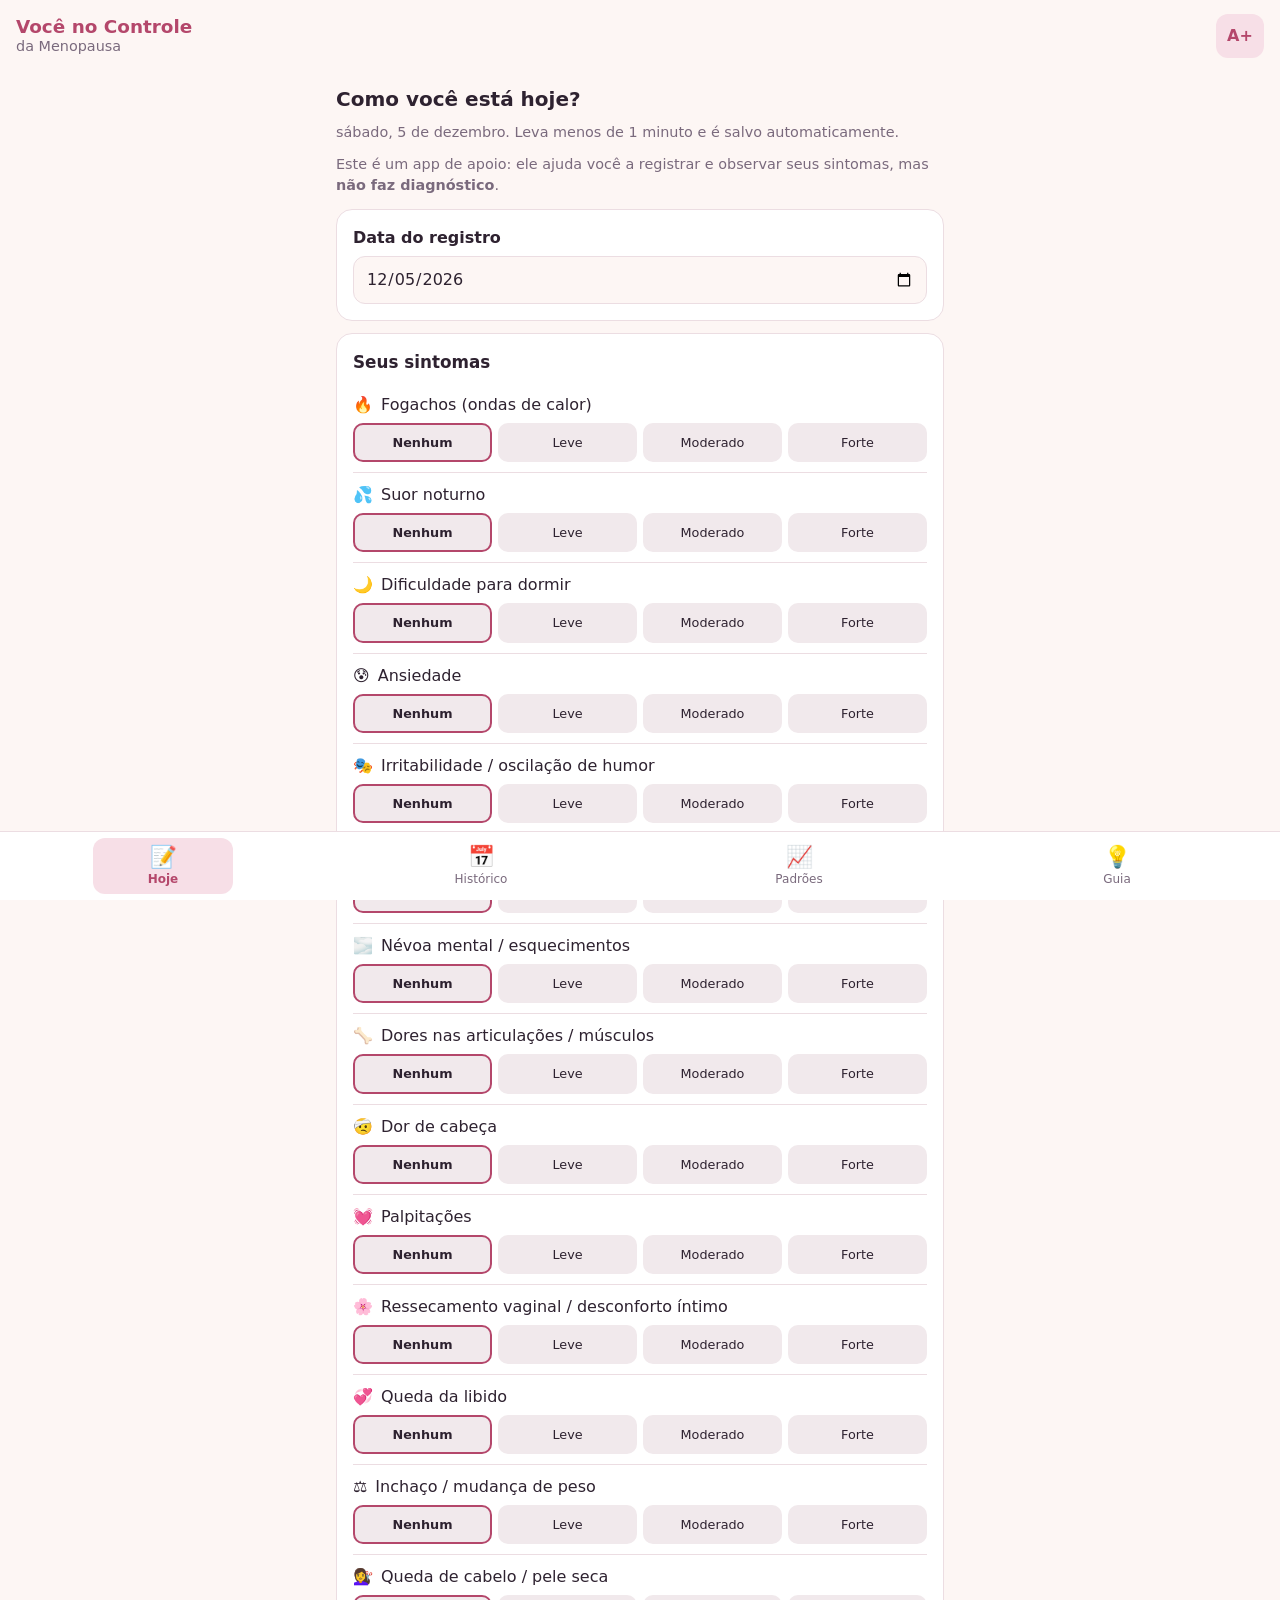
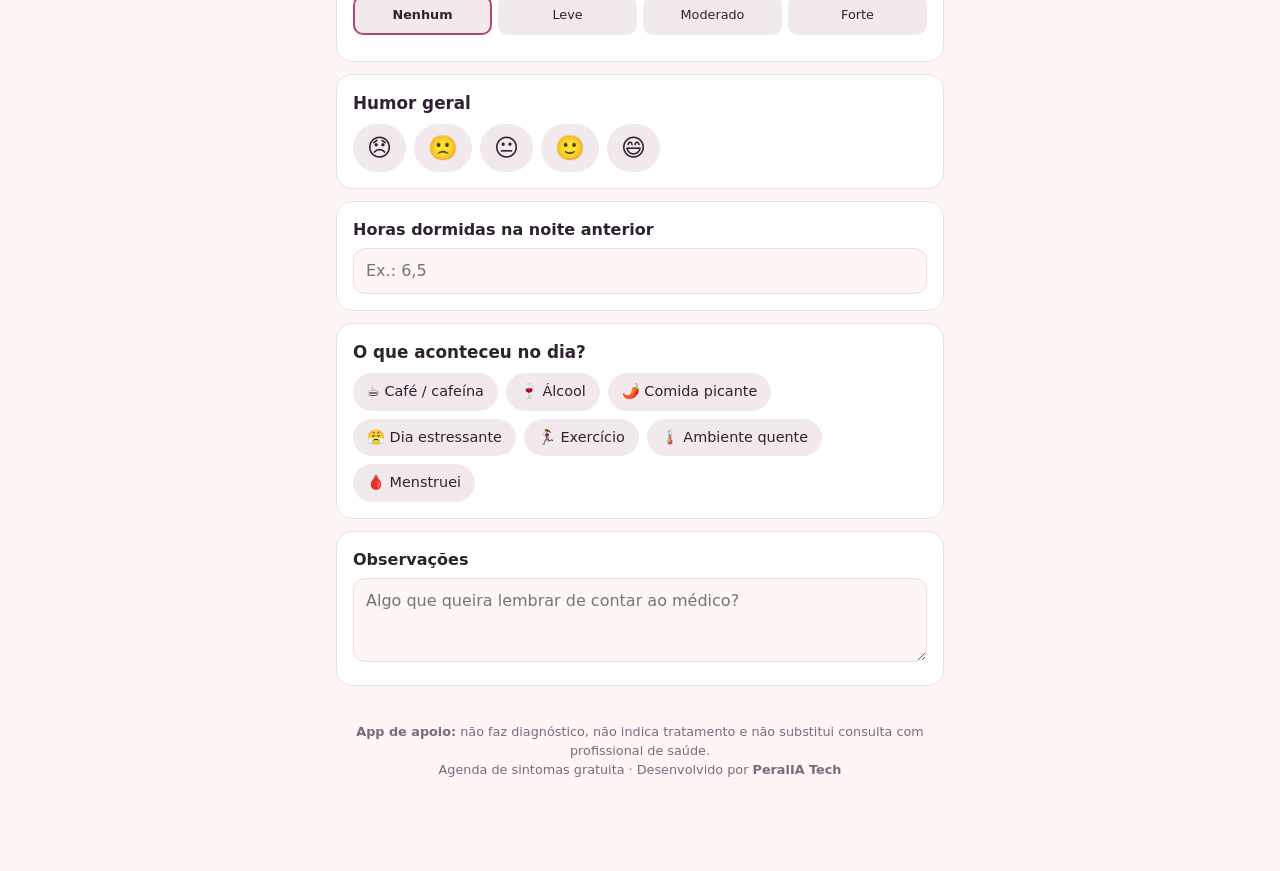
<file: index.html>
<!doctype html>
<html lang="pt-BR">
<head>
  <meta charset="utf-8">
  <meta name="viewport" content="width=device-width, initial-scale=1, viewport-fit=cover">
  <meta name="theme-color" content="#b4476b">
  <meta name="description" content="Agenda de sintomas gratuita para acompanhar a menopausa: registre, identifique padrões e receba orientações. Desenvolvido por PeralIA Tech.">
  <title>Você no Controle da Menopausa</title>
  <link rel="manifest" href="manifest.webmanifest">
  <link rel="icon" href="icon.svg" type="image/svg+xml">
  <link rel="apple-touch-icon" href="icon.svg">
  <link rel="stylesheet" href="styles.css">
</head>
<body>
  <header class="topbar">
    <h1>Você no Controle <span>da Menopausa</span></h1>
    <button id="text-size" class="size-btn" type="button" aria-label="Alterar tamanho do texto">A+</button>
  </header>

  <main id="view" tabindex="-1"></main>

  <footer class="credit">
    <b>App de apoio:</b> não faz diagnóstico, não indica tratamento e não substitui consulta com profissional de saúde.<br>
    Agenda de sintomas gratuita · Desenvolvido por <b>PeralIA Tech</b>
  </footer>

  <nav class="tabbar" aria-label="Navegação principal">
    <button data-tab="hoje" aria-label="Registro do dia"><i>📝</i>Hoje</button>
    <button data-tab="historico" aria-label="Histórico"><i>📅</i>Histórico</button>
    <button data-tab="padroes" aria-label="Padrões"><i>📈</i>Padrões</button>
    <button data-tab="guia" aria-label="Guia de orientações"><i>💡</i>Guia</button>
  </nav>

  <div id="toast" role="status" aria-live="polite"></div>
  <script src="app.js"></script>
</body>
</html>
</file>
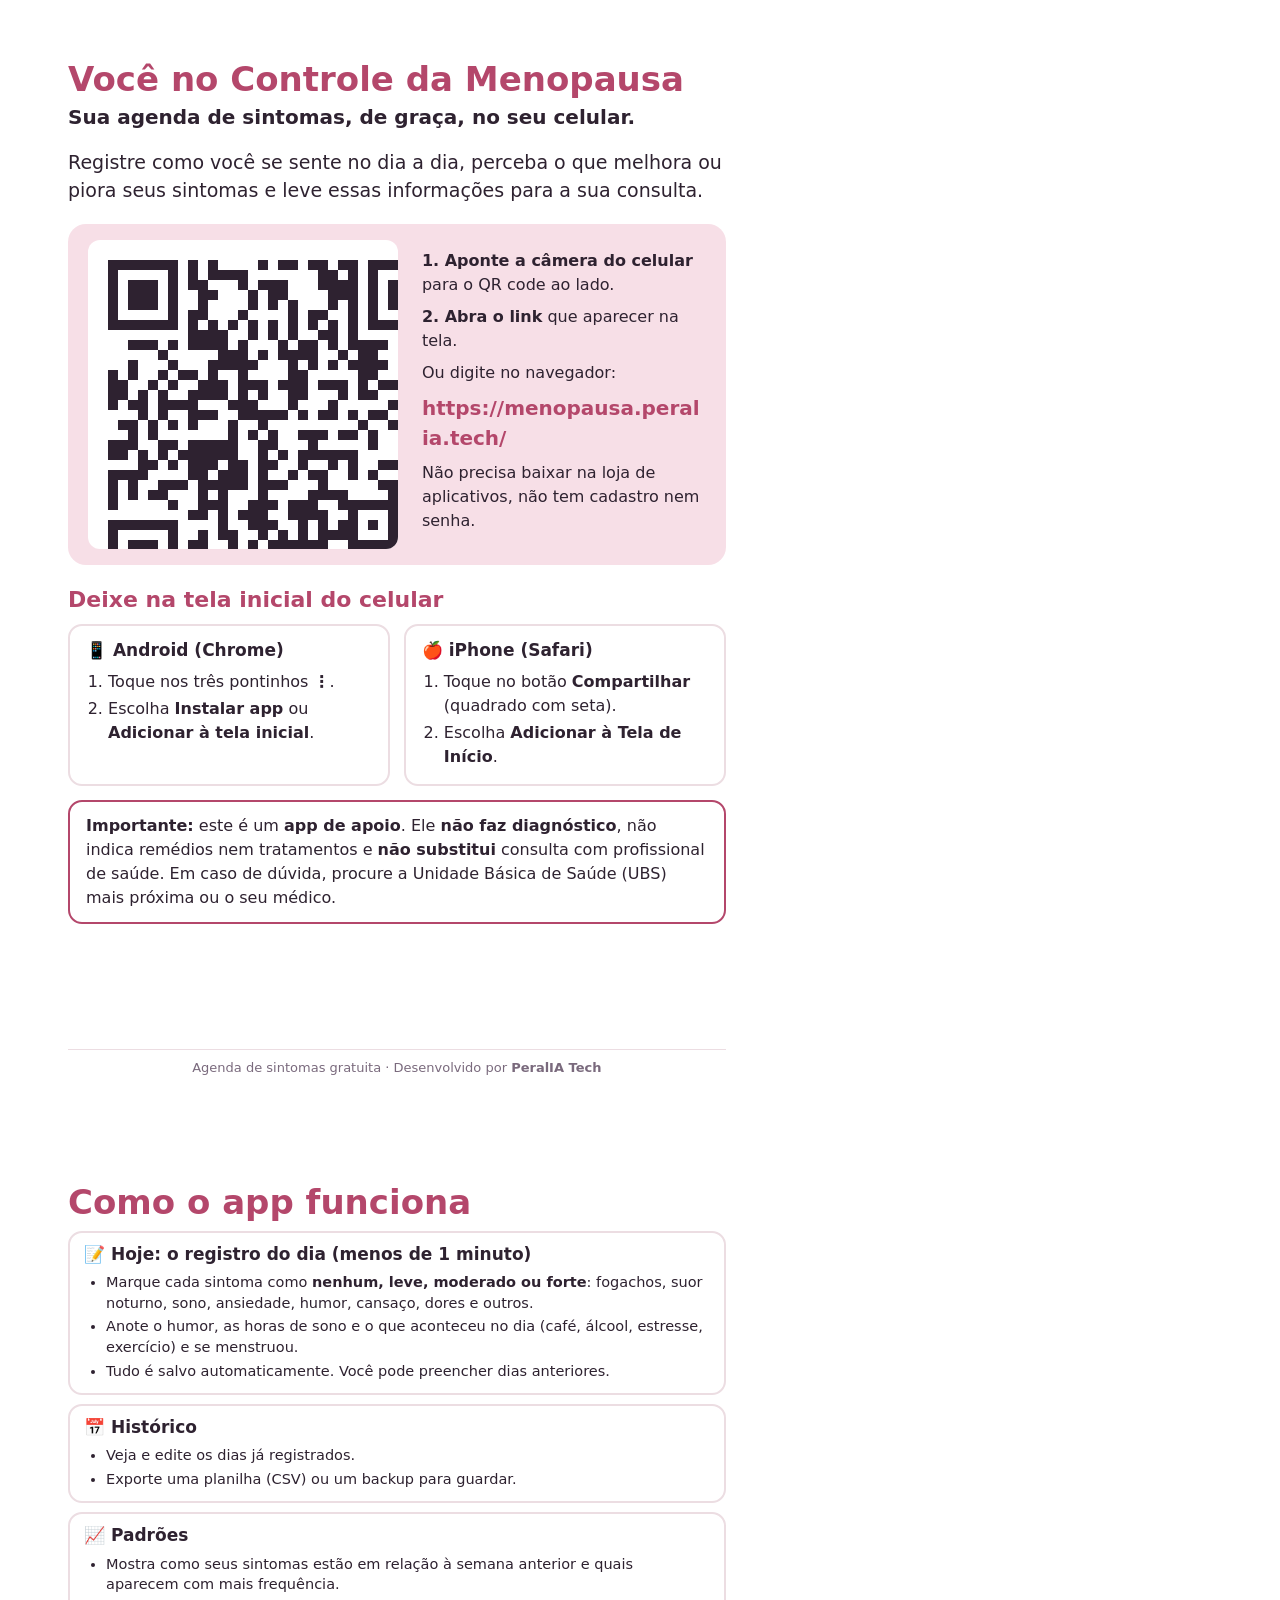
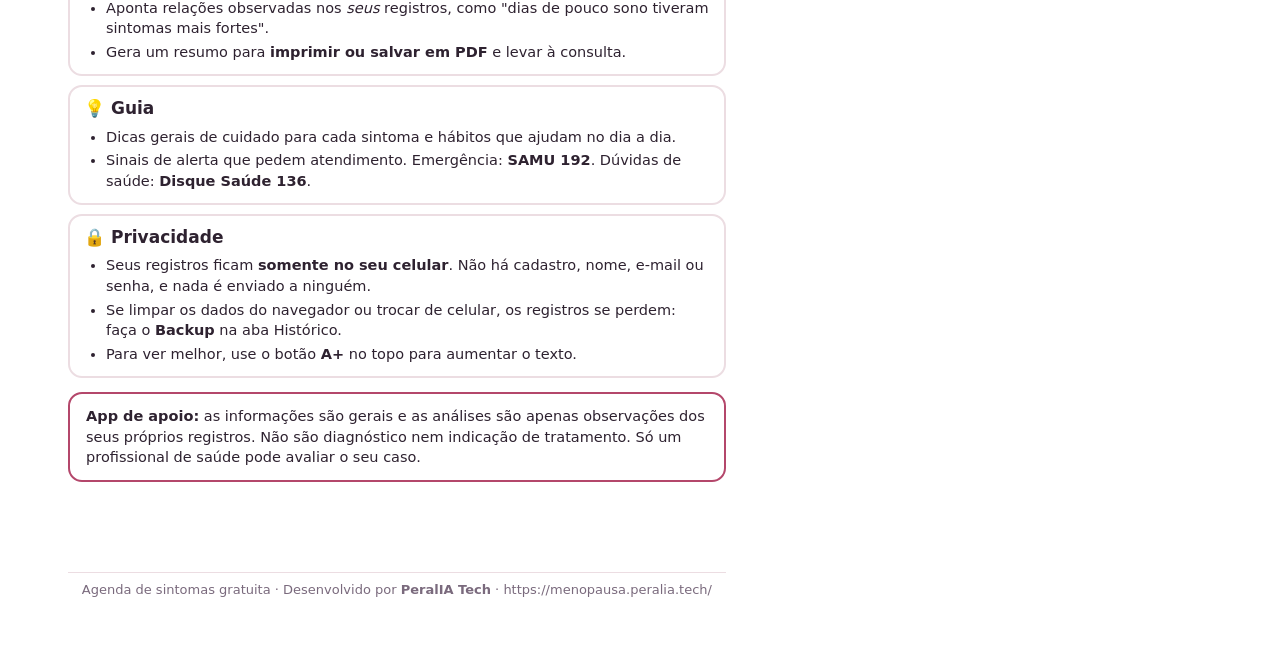
<file: divulgacao/divulgacao.html>
<!doctype html>
<html lang="pt-BR"><head><meta charset="utf-8">
<title>Você no Controle da Menopausa – Divulgação</title>
<style>
  @page { size: A4; margin: 0; }
  * { box-sizing: border-box; }
  body { margin: 0; font: 16px/1.5 system-ui, "Segoe UI", Roboto, Arial, sans-serif; color: #2e2230; }
  .page { width: 210mm; height: 297mm; padding: 16mm 18mm; page-break-after: always; position: relative; overflow: hidden; }
  .page:last-child { page-break-after: auto; }
  .brand { color: #b4476b; }
  h1 { font-size: 34px; line-height: 1.15; margin: 0 0 6px; color: #b4476b; }
  h1 small { display: block; font-size: 20px; color: #2e2230; font-weight: 600; margin-top: 6px; }
  h2 { font-size: 22px; color: #b4476b; margin: 18px 0 8px; }
  .band { background: #f7dfe7; border-radius: 18px; padding: 16px 20px; margin: 16px 0; }
  .qr { display: flex; align-items: center; gap: 24px; }
  .qr svg { width: 82mm; height: 82mm; flex: none; background: #fff; border-radius: 12px; }
  .qr p { margin: 0 0 8px; }
  .url { font-weight: 700; font-size: 20px; word-break: break-all; color: #b4476b; }
  .steps { display: grid; grid-template-columns: 1fr 1fr; gap: 14px; }
  .box { border: 2px solid #ecdde2; border-radius: 14px; padding: 12px 16px; }
  .box h3 { margin: 0 0 6px; font-size: 17px; }
  ol, ul { margin: 4px 0 0; padding-left: 22px; }
  li { margin-bottom: 3px; }
  .notice { border: 2px solid #b4476b; border-radius: 14px; padding: 12px 16px; margin-top: 14px; }
  .foot { position: absolute; left: 18mm; right: 18mm; bottom: 12mm; text-align: center; font-size: 13px; color: #7a6a7d; border-top: 1px solid #ecdde2; padding-top: 8px; }
  .big { font-size: 19px; }
  .p2 { font-size: 14.5px; line-height: 1.42; }
  .tight { margin-top: 9px; padding: 9px 14px; }
  .p2 h1 { margin-bottom: 4px; }
</style></head><body>

<section class="page">
  <h1>Você no Controle da Menopausa<small>Sua agenda de sintomas, de graça, no seu celular.</small></h1>
  <p class="big">Registre como você se sente no dia a dia, perceba o que melhora ou piora seus sintomas e leve essas informações para a sua consulta.</p>

  <div class="band qr">
    <svg xmlns="http://www.w3.org/2000/svg" width="370" height="370" class="segno"><path transform="scale(10)" class="qrline" stroke="#2e2230" d="M2 2.5h7m1 0h1m1 0h1m4 0h1m1 0h2m1 0h2m1 0h2m1 0h7m-33 1h1m5 0h1m1 0h1m1 0h4m7 0h2m1 0h1m1 0h1m5 0h1m-33 1h1m1 0h3m1 0h1m1 0h2m3 0h1m1 0h3m3 0h4m1 0h1m1 0h3m1 0h1m-33 1h1m1 0h3m1 0h1m2 0h2m3 0h1m1 0h2m4 0h3m1 0h1m1 0h3m1 0h1m-33 1h1m1 0h3m1 0h1m2 0h1m4 0h1m1 0h1m1 0h1m3 0h1m1 0h1m1 0h1m1 0h3m1 0h1m-33 1h1m5 0h1m1 0h2m3 0h1m4 0h1m1 0h2m2 0h1m1 0h1m5 0h1m-33 1h7m1 0h1m1 0h1m1 0h1m1 0h1m1 0h1m1 0h1m1 0h1m1 0h1m1 0h1m1 0h7m-25 1h4m2 0h1m1 0h1m1 0h1m2 0h2m1 0h1m-23 1h3m1 0h1m1 0h4m1 0h1m3 0h1m1 0h2m1 0h1m1 0h4m2 0h3m-28 1h1m5 0h3m1 0h1m1 0h4m2 0h1m1 0h2m2 0h1m2 0h1m-31 1h1m3 0h1m3 0h5m3 0h1m1 0h1m1 0h1m1 0h4m3 0h1m-32 1h1m1 0h1m2 0h1m1 0h2m1 0h1m2 0h1m4 0h2m5 0h2m2 0h3m-32 1h2m2 0h1m1 0h1m2 0h3m1 0h3m1 0h3m1 0h3m1 0h1m1 0h3m1 0h2m-33 1h2m1 0h1m1 0h1m2 0h4m1 0h1m1 0h1m2 0h2m3 0h1m1 0h2m2 0h2m1 0h1m-33 1h1m1 0h2m1 0h4m3 0h3m3 0h1m3 0h1m5 0h1m1 0h2m-29 1h1m1 0h1m2 0h3m2 0h5m1 0h1m1 0h2m1 0h1m1 0h2m1 0h4m-32 1h2m1 0h1m1 0h1m1 0h1m3 0h1m2 0h1m9 0h1m2 0h1m2 0h2m-31 1h1m1 0h1m7 0h1m1 0h1m1 0h1m2 0h3m1 0h2m1 0h1m4 0h2m-33 1h3m2 0h2m1 0h5m2 0h2m3 0h1m5 0h1m3 0h2m-32 1h2m1 0h1m1 0h1m1 0h6m2 0h1m1 0h1m1 0h6m4 0h2m1 0h1m-30 1h2m1 0h1m1 0h3m1 0h2m1 0h2m2 0h1m2 0h1m1 0h1m2 0h3m1 0h2m-33 1h4m4 0h2m1 0h3m1 0h1m2 0h1m1 0h2m2 0h1m1 0h1m2 0h2m1 0h1m-33 1h1m1 0h1m2 0h3m1 0h5m1 0h3m3 0h1m5 0h4m-31 1h1m1 0h1m1 0h2m3 0h1m1 0h1m3 0h1m4 0h4m4 0h4m-32 1h1m5 0h1m2 0h3m2 0h3m1 0h3m2 0h6m-21 1h2m1 0h1m1 0h3m2 0h4m2 0h1m3 0h1m1 0h1m1 0h1m-33 1h7m4 0h1m2 0h3m2 0h1m1 0h1m1 0h2m1 0h1m1 0h1m1 0h2m-32 1h1m5 0h1m2 0h1m1 0h2m2 0h1m1 0h1m1 0h1m1 0h4m3 0h5m-33 1h1m1 0h3m1 0h1m1 0h2m2 0h1m1 0h1m1 0h6m2 0h5m2 0h2m-33 1h1m1 0h3m1 0h1m1 0h1m1 0h1m2 0h1m8 0h4m2 0h4m-32 1h1m1 0h3m1 0h1m1 0h1m1 0h1m1 0h1m1 0h2m1 0h2m2 0h1m2 0h3m2 0h2m-31 1h1m5 0h1m2 0h1m2 0h3m2 0h2m1 0h1m1 0h1m4 0h1m1 0h2m-31 1h7m3 0h3m1 0h2m1 0h1m1 0h2m2 0h2m6 0h1"/></svg>

    <div>
      <p><b>1. Aponte a câmera do celular</b> para o QR code ao lado.</p>
      <p><b>2. Abra o link</b> que aparecer na tela.</p>
      <p>Ou digite no navegador:</p>
      <p class="url">https://menopausa.peralia.tech/</p>
      <p>Não precisa baixar na loja de aplicativos, não tem cadastro nem senha.</p>
    </div>
  </div>

  <h2>Deixe na tela inicial do celular</h2>
  <div class="steps">
    <div class="box"><h3>📱 Android (Chrome)</h3>
      <ol><li>Toque nos três pontinhos <b>⋮</b>.</li><li>Escolha <b>Instalar app</b> ou <b>Adicionar à tela inicial</b>.</li></ol></div>
    <div class="box"><h3>🍎 iPhone (Safari)</h3>
      <ol><li>Toque no botão <b>Compartilhar</b> (quadrado com seta).</li><li>Escolha <b>Adicionar à Tela de Início</b>.</li></ol></div>
  </div>

  <div class="notice">
    <b>Importante:</b> este é um <b>app de apoio</b>. Ele <b>não faz diagnóstico</b>, não indica remédios nem tratamentos e <b>não substitui</b> consulta com profissional de saúde. Em caso de dúvida, procure a Unidade Básica de Saúde (UBS) mais próxima ou o seu médico.
  </div>

  <div class="foot">Agenda de sintomas gratuita · Desenvolvido por <b>PeralIA Tech</b></div>
</section>

<section class="page p2">
  <h1>Como o app funciona</h1>

  <div class="box tight"><h3>📝 Hoje: o registro do dia (menos de 1 minuto)</h3>
    <ul>
      <li>Marque cada sintoma como <b>nenhum, leve, moderado ou forte</b>: fogachos, suor noturno, sono, ansiedade, humor, cansaço, dores e outros.</li>
      <li>Anote o humor, as horas de sono e o que aconteceu no dia (café, álcool, estresse, exercício) e se menstruou.</li>
      <li>Tudo é salvo automaticamente. Você pode preencher dias anteriores.</li></ul></div>

  <div class="box tight"><h3>📅 Histórico</h3>
    <ul><li>Veja e edite os dias já registrados.</li>
        <li>Exporte uma planilha (CSV) ou um backup para guardar.</li></ul></div>

  <div class="box tight"><h3>📈 Padrões</h3>
    <ul><li>Mostra como seus sintomas estão em relação à semana anterior e quais aparecem com mais frequência.</li>
        <li>Aponta relações observadas nos <i>seus</i> registros, como "dias de pouco sono tiveram sintomas mais fortes".</li>
        <li>Gera um resumo para <b>imprimir ou salvar em PDF</b> e levar à consulta.</li></ul></div>

  <div class="box tight"><h3>💡 Guia</h3>
    <ul><li>Dicas gerais de cuidado para cada sintoma e hábitos que ajudam no dia a dia.</li>
        <li>Sinais de alerta que pedem atendimento. Emergência: <b>SAMU 192</b>. Dúvidas de saúde: <b>Disque Saúde 136</b>.</li></ul></div>

  <div class="box tight"><h3>🔒 Privacidade</h3>
    <ul><li>Seus registros ficam <b>somente no seu celular</b>. Não há cadastro, nome, e-mail ou senha, e nada é enviado a ninguém.</li>
        <li>Se limpar os dados do navegador ou trocar de celular, os registros se perdem: faça o <b>Backup</b> na aba Histórico.</li>
        <li>Para ver melhor, use o botão <b>A+</b> no topo para aumentar o texto.</li></ul></div>

  <div class="notice">
    <b>App de apoio:</b> as informações são gerais e as análises são apenas observações dos seus próprios registros. Não são diagnóstico nem indicação de tratamento. Só um profissional de saúde pode avaliar o seu caso.
  </div>

  <div class="foot">Agenda de sintomas gratuita · Desenvolvido por <b>PeralIA Tech</b> · https://menopausa.peralia.tech/</div>
</section>
</body></html>
</file>
<file: styles.css>
:root {
  --bg: #fdf6f4;
  --card: #ffffff;
  --text: #2e2230;
  --muted: #7a6a7d;
  --brand: #b4476b;
  --brand-soft: #f7dfe7;
  --ok: #3f8f6b;
  --warn: #c4572f;
  --border: #ecdde2;
  --lvl0: #f1e9ec;
  --lvl1: #f4c7d4;
  --lvl2: #c24d75;
  --lvl3: #b4476b;
  --radius: 16px;
}
@media (prefers-color-scheme: dark) {
  :root {
    --bg: #1c1620;
    --card: #271f2c;
    --text: #f3e9f1;
    --muted: #b3a2b6;
    --brand: #e07a9c;
    --brand-soft: #3a2633;
    --ok: #6cc59b;
    --warn: #f08a5d;
    --border: #3a2f40;
    --lvl0: #342a39;
    --lvl1: #6e3a50;
    --lvl2: #b4527a;
    --lvl3: #e07a9c;
  }
}
* { box-sizing: border-box; }
html { -webkit-text-size-adjust: 100%; }
html[data-size="large"] { font-size: 19px; }
html[data-size="xlarge"] { font-size: 22px; }
body {
  margin: 0;
  background: var(--bg);
  color: var(--text);
  font: 1rem/1.5 system-ui, -apple-system, "Segoe UI", Roboto, sans-serif;
  padding-bottom: calc(76px + env(safe-area-inset-bottom));
}
.topbar {
  display: flex; align-items: center; justify-content: space-between; gap: 12px;
  padding: 14px 16px 6px;
  padding-top: calc(14px + env(safe-area-inset-top));
}
.topbar h1 { margin: 0; font-size: 1.15rem; color: var(--brand); line-height: 1.2; }
.topbar h1 span { display: block; font-weight: 500; color: var(--muted); font-size: .9rem; }

main { max-width: 640px; margin: 0 auto; padding: 8px 16px 24px; outline: none; }
h2 { font-size: 1.25rem; margin: 12px 0 8px; }
h3 { font-size: 1.05rem; margin: 0 0 8px; }
p { margin: 0 0 10px; }
.muted { color: var(--muted); font-size: .9rem; }

.card {
  background: var(--card);
  border: 1px solid var(--border);
  border-radius: var(--radius);
  padding: 16px;
  margin: 12px 0;
}
.card.alert { border-color: var(--warn); }
.card.alert h3 { color: var(--warn); }

.credit { max-width: 640px; margin: 0 auto; padding: 0 16px 16px; text-align: center; font-size: .8rem; color: var(--muted); }

/* Bottom tab bar */
.tabbar {
  position: fixed; left: 0; right: 0; bottom: 0;
  display: flex; justify-content: space-around;
  background: var(--card);
  border-top: 1px solid var(--border);
  padding: 6px 4px calc(6px + env(safe-area-inset-bottom));
}
.tabbar button {
  flex: 1; max-width: 140px;
  background: none; border: 0; color: var(--muted);
  font: inherit; font-size: .75rem; padding: 6px 0; cursor: pointer;
  border-radius: 12px;
}
.tabbar button i { display: block; font-style: normal; font-size: 1.35rem; line-height: 1.2; }
.tabbar button.active { color: var(--brand); font-weight: 600; background: var(--brand-soft); }

/* Form controls */
label.field { display: block; font-weight: 600; margin-bottom: 6px; }
input[type=date], input[type=number], textarea {
  width: 100%; font: inherit; color: var(--text);
  background: var(--bg); border: 1px solid var(--border);
  border-radius: 12px; padding: 10px 12px;
}
textarea { min-height: 84px; resize: vertical; }
:focus-visible { outline: 3px solid var(--brand); outline-offset: 2px; }

.btn {
  font: inherit; font-weight: 600; cursor: pointer;
  background: var(--brand); color: #fff; border: 0;
  border-radius: 12px; padding: 10px 16px;
}
.btn.ghost { background: var(--brand-soft); color: var(--brand); }
.btn.danger { background: transparent; color: var(--warn); border: 1px solid var(--warn); }
.btn-row { display: flex; flex-wrap: wrap; gap: 8px; margin-top: 8px; }

/* Symptom rows */
.sym { padding: 10px 0; border-top: 1px solid var(--border); }
.sym:first-of-type { border-top: 0; }
.sym-name { display: flex; align-items: center; gap: 8px; margin-bottom: 6px; font-weight: 500; }
.seg { display: grid; grid-template-columns: repeat(4, 1fr); gap: 6px; }
.seg button {
  font: inherit; font-size: .8rem; padding: 8px 2px; cursor: pointer;
  background: var(--lvl0); color: var(--text);
  border: 2px solid transparent; border-radius: 10px;
}
.seg button[aria-pressed=true] { border-color: var(--brand); font-weight: 700; }
.seg button[data-v="1"][aria-pressed=true] { background: var(--lvl1); }
.seg button[data-v="2"][aria-pressed=true] { background: var(--lvl2); color: #fff; }
.seg button[data-v="3"][aria-pressed=true] { background: var(--lvl3); color: #fff; }

/* Chips (mood, triggers) */
.chips { display: flex; flex-wrap: wrap; gap: 8px; }
.chip {
  font: inherit; font-size: .9rem; cursor: pointer;
  background: var(--lvl0); color: var(--text);
  border: 2px solid transparent; border-radius: 999px; padding: 6px 12px;
}
.chip[aria-pressed=true] { background: var(--brand-soft); border-color: var(--brand); color: var(--brand); font-weight: 600; }
.moods .chip { font-size: 1.5rem; padding: 4px 12px; }

/* Lists */
.entry { display: flex; gap: 12px; align-items: flex-start; cursor: pointer; }
.entry .date { min-width: 52px; text-align: center; font-weight: 700; color: var(--brand); line-height: 1.1; }
.entry .date small { display: block; font-weight: 500; color: var(--muted); text-transform: uppercase; font-size: .7rem; }
.entry .body { flex: 1; min-width: 0; }
.tag { display: inline-block; font-size: .78rem; background: var(--brand-soft); color: var(--brand); border-radius: 999px; padding: 1px 8px; margin: 2px 4px 2px 0; }
.score { font-weight: 700; }

/* Bars */
.bar-row { display: grid; grid-template-columns: minmax(90px, 36%) 1fr 34px; gap: 8px; align-items: center; margin: 6px 0; font-size: .9rem; }
.bar { height: 12px; background: var(--lvl0); border-radius: 999px; overflow: hidden; }
.bar > b { display: block; height: 100%; background: var(--brand); border-radius: 999px; }
.bar-row .n { text-align: right; color: var(--muted); }

.spark { display: flex; align-items: flex-end; gap: 3px; height: 70px; }
.spark span { flex: 1; background: var(--lvl2); border-radius: 3px 3px 0 0; min-height: 3px; }
.spark span.empty { background: var(--lvl0); }

.stats { display: grid; grid-template-columns: repeat(3, 1fr); gap: 8px; text-align: center; }
.stats b { display: block; font-size: 1.6rem; color: var(--brand); }
.stats span { font-size: .78rem; color: var(--muted); }

details.tip { border-top: 1px solid var(--border); padding: 10px 0; }
details.tip:first-of-type { border-top: 0; }
details.tip summary { cursor: pointer; font-weight: 600; }
details.tip ul { margin: 8px 0 0; padding-left: 20px; }
details.tip li { margin-bottom: 4px; }

#toast {
  position: fixed; left: 50%; bottom: calc(86px + env(safe-area-inset-bottom));
  transform: translateX(-50%) translateY(20px);
  background: var(--text); color: var(--bg);
  padding: 8px 16px; border-radius: 999px; font-size: .9rem;
  opacity: 0; pointer-events: none; transition: .25s;
}
#toast.show { opacity: 1; transform: translateX(-50%); }

@media print {
  .tabbar, .topbar, #toast, .btn-row { display: none; }
  body { background: #fff; color: #000; padding: 0; }
  .card { break-inside: avoid; }
}

.size-btn {
  font: inherit; font-weight: 700; cursor: pointer; flex: none;
  background: var(--brand-soft); color: var(--brand);
  border: 0; border-radius: 12px; min-width: 48px; min-height: 44px;
}
</file>
